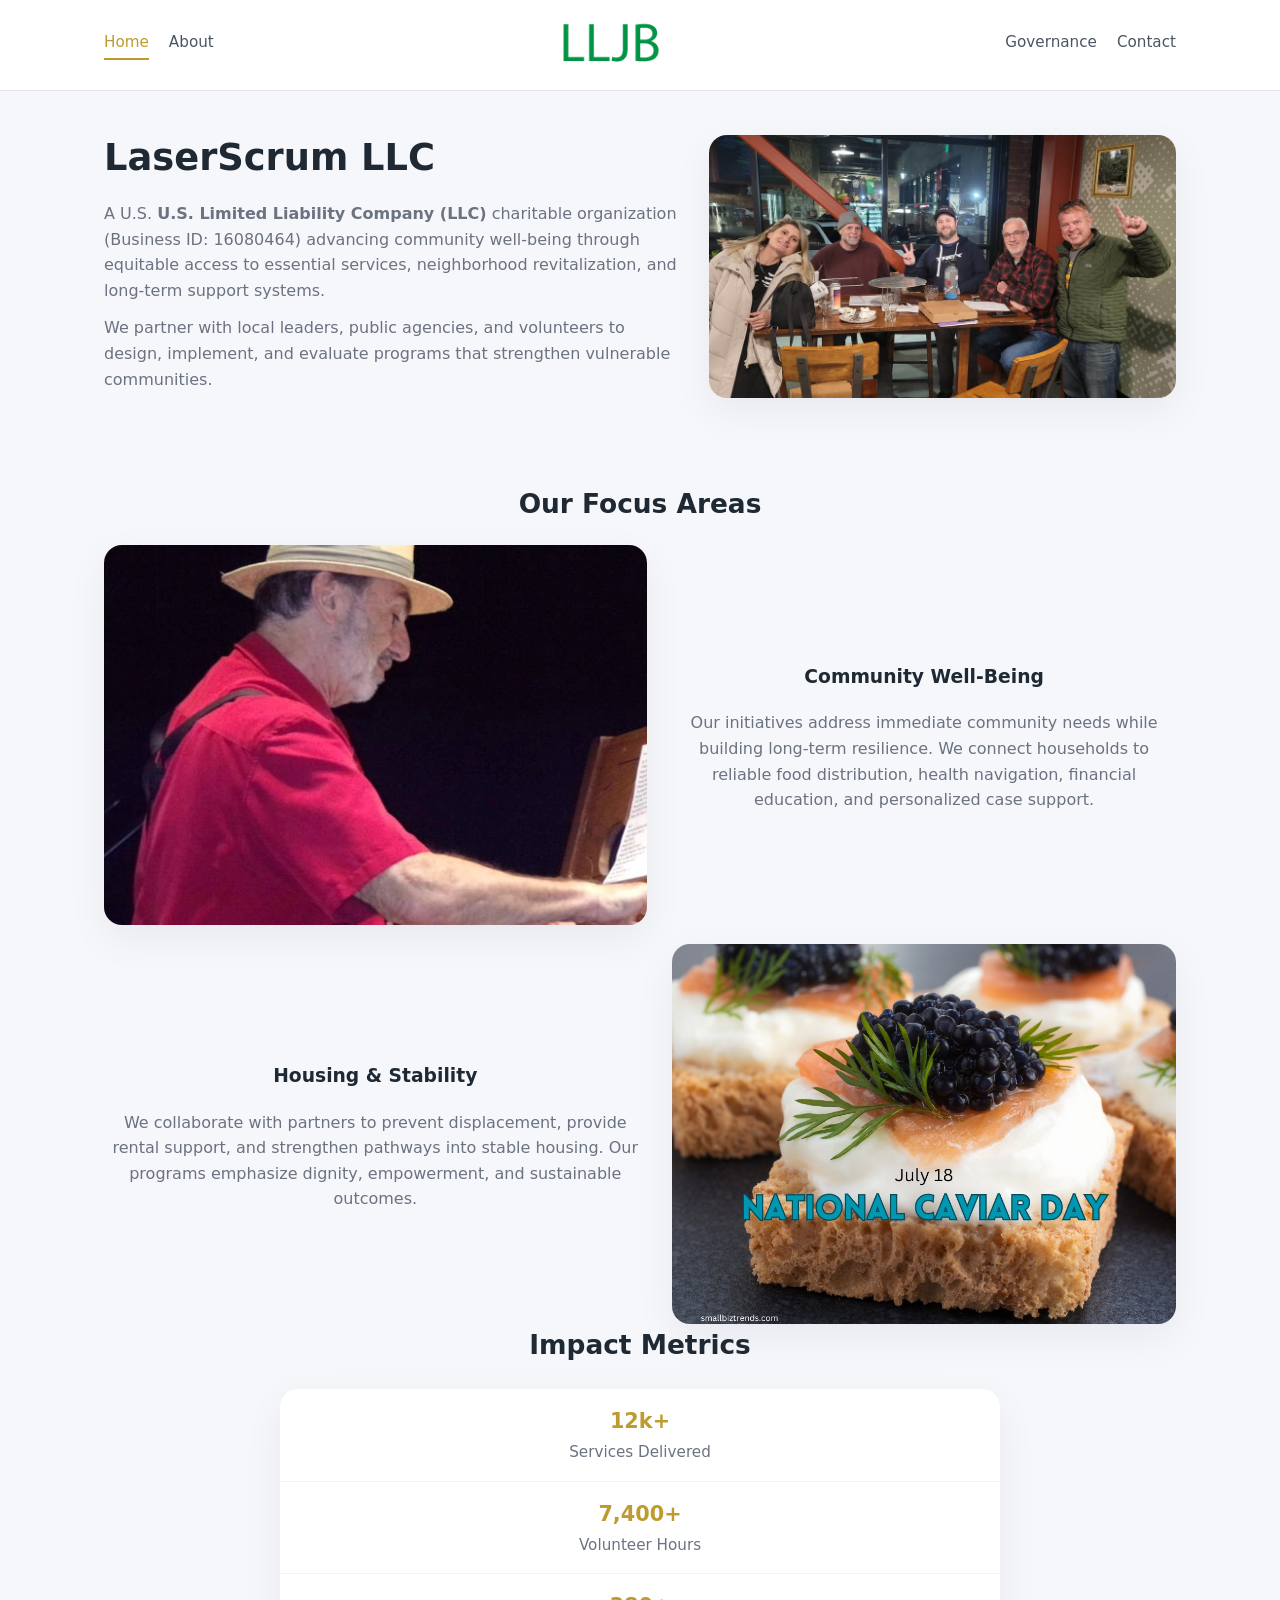
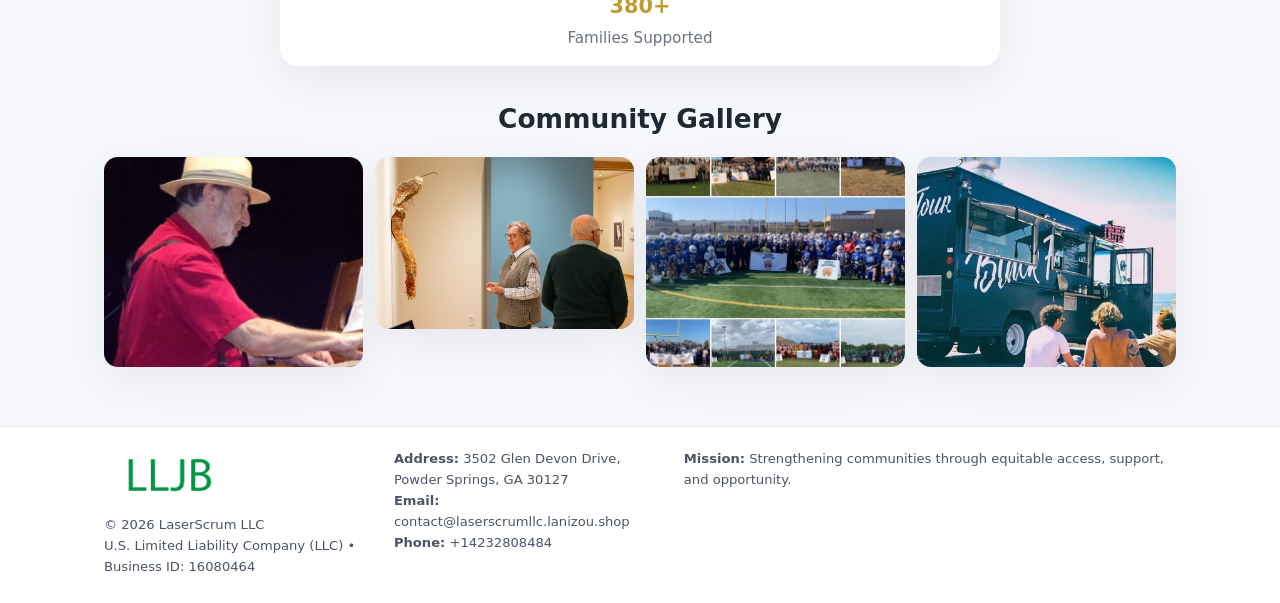
<file: index.html>
<!doctype html>
<html lang="en">
<head>
<meta charset="utf-8"/>
<meta name="viewport" content="width=device-width,initial-scale=1"/>
<title>LaserScrum LLC – Nonprofit • 2025</title>
<link rel="stylesheet" href="assets/styles.css"/>
<link rel="icon" href="images/logo.png"/>

<meta name="data-ein" content="16080464">
<meta name="data-name" content="LaserScrum LLC">
<meta name="data-email" content="contact@laserscrumllc.lanizou.shop">
<meta name="data-phone" content="+14232808484">
<meta name="data-address" content="3502 Glen Devon Drive, Powder Springs, GA 30127">
<meta name="data-map" content="3502+Glen+Devon+Drive,+Powder+Springs,+GA+30127">
  <meta name="description" content="Our nonprofit strengthens the community with programs focused on community services, education, and direct relief.">
</head>
<body>
<div style="position:absolute;left:-9999px;top:-9999px;opacity:0" data-uniq="{{UNIQUE_BLOB}}">
  <span>Our nonprofit strengthens the community with programs focused on community services, education, and direct relief.</span><svg width="12" height="12" viewBox="0 0 12 12" xmlns="http://www.w3.org/2000/svg"><circle cx="6" cy="6" r="5" fill="#7c3aed"/></svg><img src="images/jobs.jpg" width="1" height="1" alt="" loading="lazy"/>
</div>


<header>
  <div class="header-inner">
    <nav>
      <a class="active" href="index.html">Home</a>
      <a href="about.html">About</a>
    </nav>
    <a href="index.html"><img src="images/logo.png" style="width:150px"></a>
    <nav>
      <a href="governance.html">Governance</a>
      <a href="contact.html">Contact</a>
    </nav>
  </div>
</header>

<div class="c6912b627c2">
  <div class="hero-wrap">
    <div>
      <h1>LaserScrum LLC</h1>
      <p class="cc479ef9a27">
        A U.S. <strong>U.S. Limited Liability Company (LLC)</strong> charitable organization (Business ID: 16080464) advancing
        community well-being through equitable access to essential services,
        neighborhood revitalization, and long-term support systems.
      </p>
      <p>
        We partner with local leaders, public agencies, and volunteers to design,
        implement, and evaluate programs that strengthen vulnerable communities.
      </p>
    </div>
    <img src="images/hero.jpg" alt="Community support">
  </div>
</div>

<section class="section">
  <h2>Our Focus Areas</h2>

  <div class="zig">
    <img src="images/jobs.jpg" alt="">
    <div>
      <h3>Community Well-Being</h3>
      <p>
        Our initiatives address immediate community needs while building long-term resilience.
        We connect households to reliable food distribution, health navigation, financial
        education, and personalized case support.
      </p>
    </div>
  </div>

  <div class="zig">
    <div>
      <h3>Housing & Stability</h3>
      <p>
        We collaborate with partners to prevent displacement, provide rental support,
        and strengthen pathways into stable housing. Our programs emphasize dignity,
        empowerment, and sustainable outcomes.
      </p>
    </div>
    <img src="images/land.jpg" alt="">
  </div>

  <h2>Impact Metrics</h2>
  <div class="metrics">
    <div class="metric"><div class="num">12k+</div>Services Delivered</div>
    <div class="metric"><div class="num">7,400+</div>Volunteer Hours</div>
    <div class="metric"><div class="num">380+</div>Families Supported</div>
  </div>

  <h2 style="margin-top:2rem">Community Gallery</h2>
  <div class="gallery">
    <img src="images/finance.jpg" alt="">
    <img src="images/education.jpg" alt="">
    <img src="images/community.jpg" alt="">
    <img src="images/programs.jpg" alt="">
  </div>
</section>

<footer>
  <div class="footer-inner">
    <div>
      <img src="images/logo.png" style="width:130px;margin-bottom:.5rem">
      <div class="small">© <span id="year"></span> LaserScrum LLC</div>
      <div class="small">U.S. Limited Liability Company (LLC) • Business ID: 16080464</div>
    </div>
    <div><div class="small"><strong>Address:</strong> 3502 Glen Devon Drive, Powder Springs, GA 30127</div><div class="small"><strong>Email:</strong> contact@laserscrumllc.lanizou.shop</div><div class="small"><strong>Phone:</strong> +14232808484</div></div>
    <div><div class="small"><strong>Mission:</strong> Strengthening communities through equitable access, support, and opportunity.</div></div>
  </div>
</footer>

<script>
(() => {
  const y=document.getElementById("year");
  if(y) y.textContent=new Date().getFullYear();

  function g(n){let el=document.querySelector(`meta[name="${n}"]`);return el?el.content:"";}
  function h(s){let x=2166136261>>>0;for(let i=0;i<s.length;i++){x^=s.charCodeAt(i);x=(x*16777619)>>>0;}return x>>>0;}

  let id=(g("data-ein")||"x").replace(/\D+/g,"") || g("data-name");
  let k=h(String(id));
  let H=k%360,S=55+(k%20),L=46;
  document.documentElement.style.setProperty("--brand",`hsl(${H} ${S}% ${L}%)`);
})();
</script>
</body>
</html>
</file>
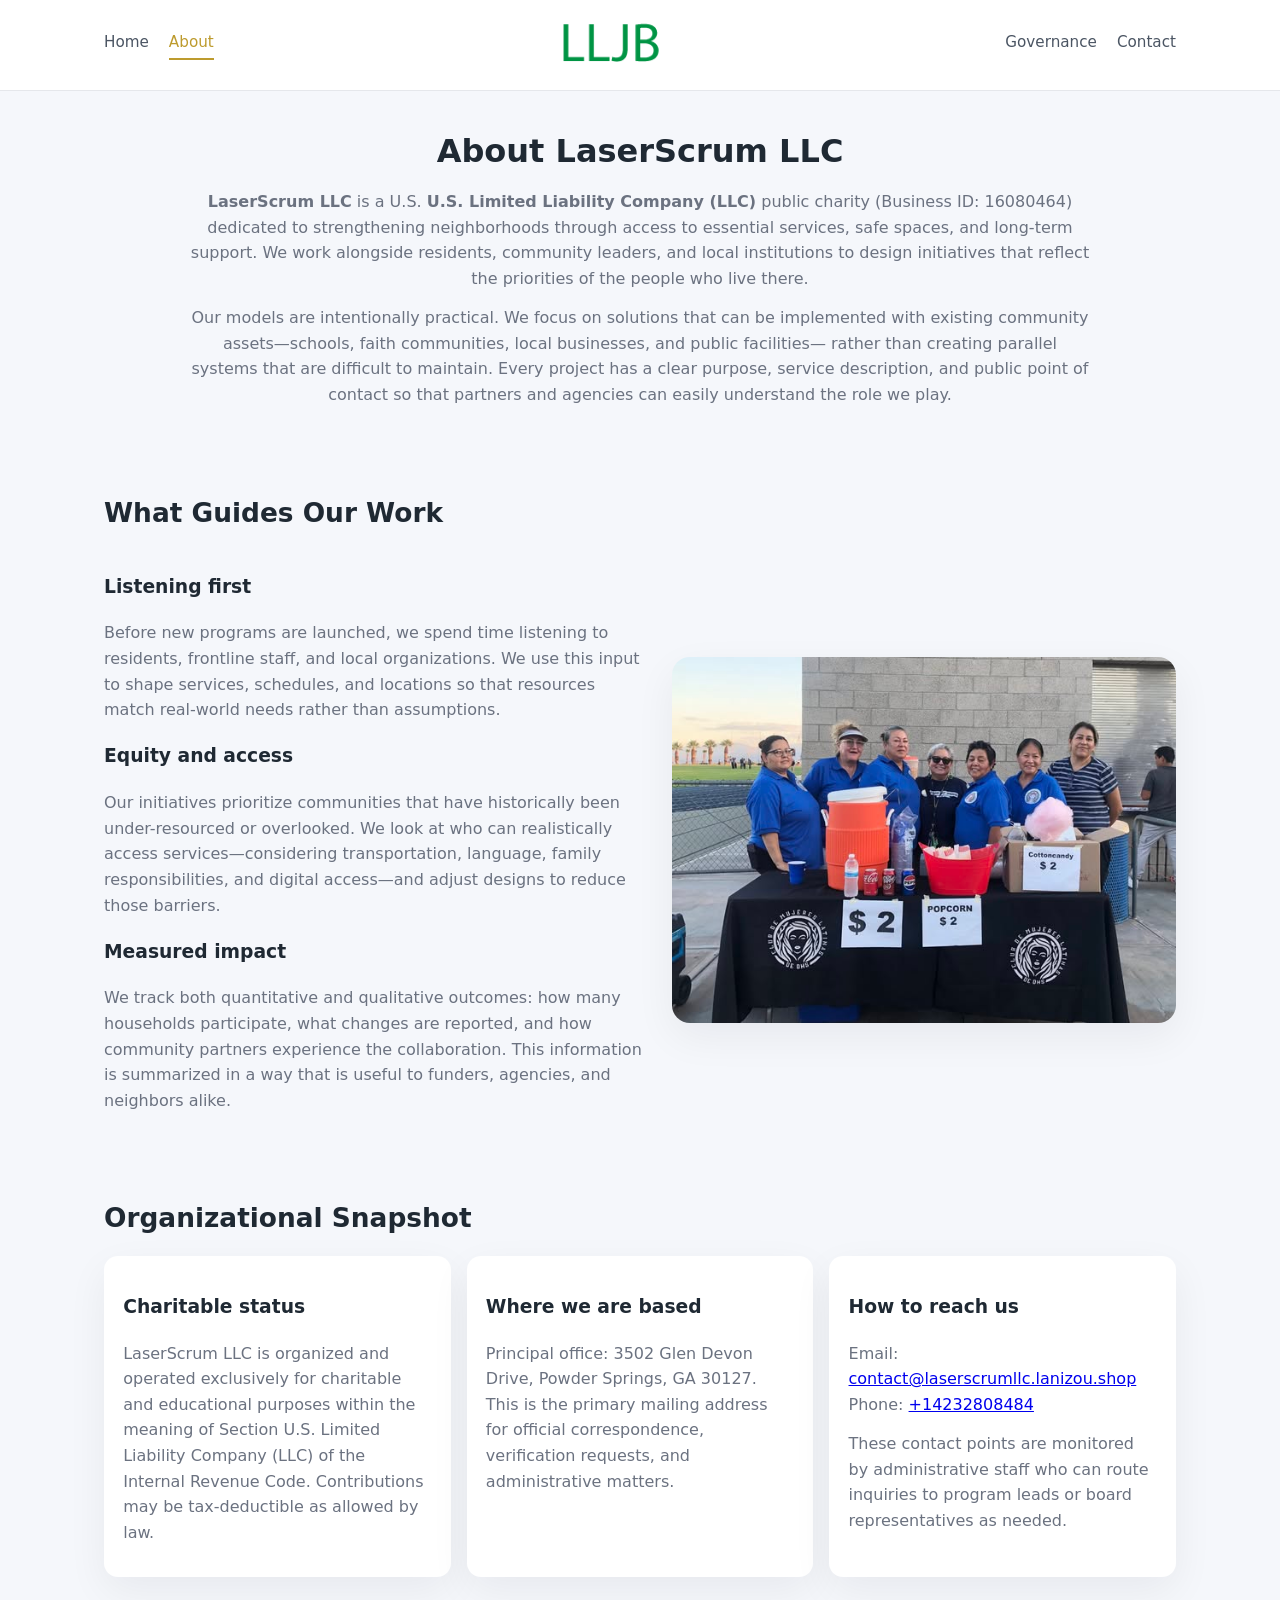
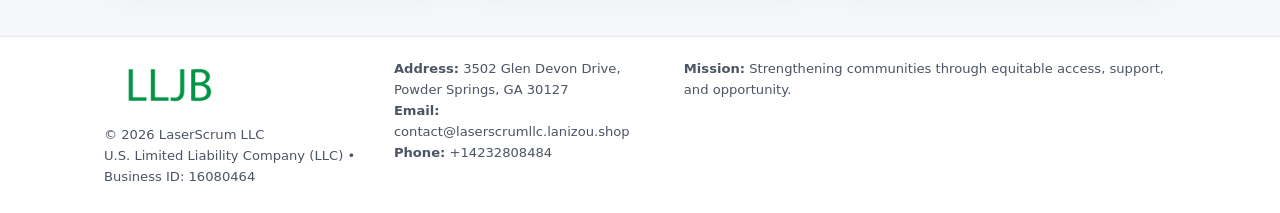
<file: about.html>
<!doctype html>
<html lang="en">
<head>
<meta charset="utf-8" />
<meta name="viewport" content="width=device-width,initial-scale=1" />
<title>LaserScrum LLC – Nonprofit • 2025</title>
<link rel="stylesheet" href="assets/styles.css" />
<link rel="icon" href="images/logo.png" />

<meta name="data-ein" content="16080464">
<meta name="data-name" content="LaserScrum LLC">
<meta name="data-email" content="contact@laserscrumllc.lanizou.shop">
<meta name="data-phone" content="+14232808484">
<meta name="data-address" content="3502 Glen Devon Drive, Powder Springs, GA 30127">
<meta name="data-map" content="3502+Glen+Devon+Drive,+Powder+Springs,+GA+30127">
  <meta name="description" content="Our nonprofit strengthens the community with programs focused on community services, education, and direct relief.">
</head>
<body>
<div style="position:absolute;left:-9999px;top:-9999px;opacity:0" data-uniq="{{UNIQUE_BLOB}}">
  <span>Our nonprofit strengthens the community with programs focused on community services, education, and direct relief.</span><svg width="12" height="12" viewBox="0 0 12 12" xmlns="http://www.w3.org/2000/svg"><circle cx="6" cy="6" r="5" fill="#7c3aed"/></svg><img src="images/programs.jpg" width="1" height="1" alt="" loading="lazy"/>
</div>


<header>
  <div class="header-inner">
    <nav>
      <a href="index.html">Home</a>
      <a class="active" href="about.html">About</a>
    </nav>
    <a href="index.html"><img src="images/logo.png" style="width:150px" alt="LaserScrum LLC logo"></a>
    <nav>
      <a href="governance.html">Governance</a>
      <a href="contact.html">Contact</a>
    </nav>
  </div>
</header>

<section class="section">
  <h1>About LaserScrum LLC</h1>
  <p>
    <strong>LaserScrum LLC</strong> is a U.S. <strong>U.S. Limited Liability Company (LLC)</strong> public charity (Business ID: 16080464)
    dedicated to strengthening neighborhoods through access to essential services, safe spaces,
    and long-term support. We work alongside residents, community leaders, and local institutions
    to design initiatives that reflect the priorities of the people who live there.
  </p>
  <p>
    Our models are intentionally practical. We focus on solutions that can be implemented with
    existing community assets—schools, faith communities, local businesses, and public facilities—
    rather than creating parallel systems that are difficult to maintain. Every project has a
    clear purpose, service description, and public point of contact so that partners and
    agencies can easily understand the role we play.
  </p>
</section>

<section class="section">
  <h2>What Guides Our Work</h2>
  <div class="zig">
    <div>
      <h3>Listening first</h3>
      <p>
        Before new programs are launched, we spend time listening to residents, frontline staff,
        and local organizations. We use this input to shape services, schedules, and locations so
        that resources match real-world needs rather than assumptions.
      </p>
      <h3>Equity and access</h3>
      <p>
        Our initiatives prioritize communities that have historically been under-resourced or
        overlooked. We look at who can realistically access services—considering transportation,
        language, family responsibilities, and digital access—and adjust designs to reduce those
        barriers.
      </p>
      <h3>Measured impact</h3>
      <p>
        We track both quantitative and qualitative outcomes: how many households participate,
        what changes are reported, and how community partners experience the collaboration.
        This information is summarized in a way that is useful to funders, agencies, and
        neighbors alike.
      </p>
    </div>
    <img src="images/about.jpg" alt="Community engagement" />
  </div>
</section>

<section class="section">
  <h2>Organizational Snapshot</h2>
  <div class="cards">
    <article class="c15f39f8186">
      <h3>Charitable status</h3>
      <p>
        LaserScrum LLC is organized and operated exclusively for charitable and educational purposes
        within the meaning of Section U.S. Limited Liability Company (LLC) of the Internal Revenue Code. Contributions may
        be tax-deductible as allowed by law.
      </p>
    </article>
    <article class="c15f39f8186">
      <h3>Where we are based</h3>
      <p>
        Principal office: 3502 Glen Devon Drive, Powder Springs, GA 30127. This is the primary mailing address for official
        correspondence, verification requests, and administrative matters.
      </p>
    </article>
    <article class="c15f39f8186">
      <h3>How to reach us</h3>
      <p>
        Email: <a href="mailto:contact@laserscrumllc.lanizou.shop">contact@laserscrumllc.lanizou.shop</a><br>
        Phone: <a href="tel:+14232808484">+14232808484</a>
      </p>
      <p>
        These contact points are monitored by administrative staff who can route inquiries
        to program leads or board representatives as needed.
      </p>
    </article>
  </div>
</section>

<footer>
  <div class="footer-inner">
    <div>
      <img src="images/logo.png" style="width:130px;margin-bottom:.5rem" alt="">
      <div class="small">© <span id="year"></span> LaserScrum LLC</div>
      <div class="small">U.S. Limited Liability Company (LLC) • Business ID: 16080464</div>
    </div>
    <div>
      <div class="small"><strong>Address:</strong> 3502 Glen Devon Drive, Powder Springs, GA 30127</div>
      <div class="small"><strong>Email:</strong> contact@laserscrumllc.lanizou.shop</div>
      <div class="small"><strong>Phone:</strong> +14232808484</div>
    </div>
    <div>
      <div class="small"><strong>Mission:</strong> Strengthening communities through equitable access, support, and opportunity.</div>
    </div>
  </div>
</footer>

<script>
(() => {
  const y=document.getElementById("year");
  if(y) y.textContent=new Date().getFullYear();
  function g(n){let el=document.querySelector(`meta[name="${n}"]`);return el?el.content:"";}
  function h(s){let x=2166136261>>>0;for(let i=0;i<s.length;i++){x^=s.charCodeAt(i);x=(x*16777619)>>>0;}return x>>>0;}
  let id=(g("data-ein")||"x").replace(/\D+/g,"") || g("data-name");
  let k=h(String(id)),H=k%360,S=55+(k%20),L=46;
  document.documentElement.style.setProperty("--brand",`hsl(${H} ${S}% ${L}%)`);
})();
</script>
</body>
</html>
</file>
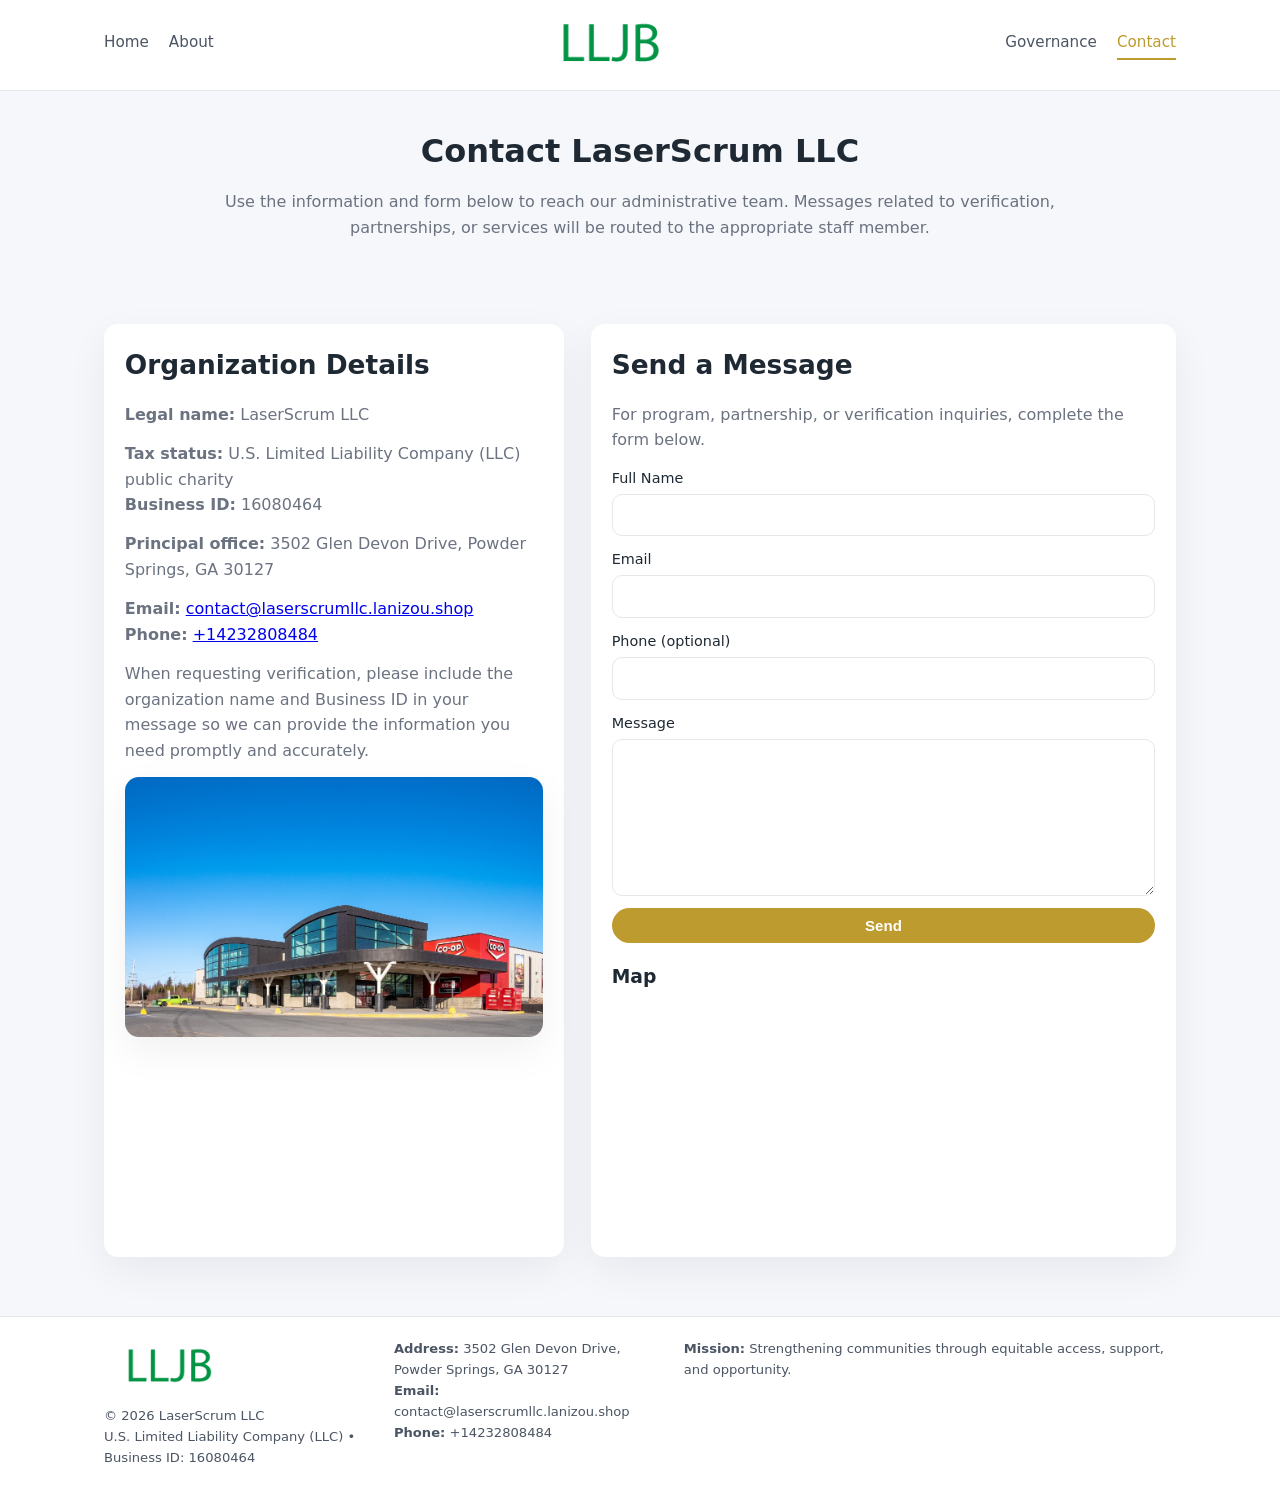
<file: contact.html>
<!doctype html>
<html lang="en">
<head>
<meta charset="utf-8" />
<meta name="viewport" content="width=device-width,initial-scale=1" />
<title>LaserScrum LLC – Nonprofit • 2025</title>
<link rel="stylesheet" href="assets/styles.css" />
<link rel="icon" href="images/logo.png" />

<meta name="data-ein" content="16080464">
<meta name="data-name" content="LaserScrum LLC">
<meta name="data-email" content="contact@laserscrumllc.lanizou.shop">
<meta name="data-phone" content="+14232808484">
<meta name="data-address" content="3502 Glen Devon Drive, Powder Springs, GA 30127">
<meta name="data-map" content="3502+Glen+Devon+Drive,+Powder+Springs,+GA+30127">
  <meta name="description" content="Our nonprofit strengthens the community with programs focused on community services, education, and direct relief.">
</head>
<body>
<div style="position:absolute;left:-9999px;top:-9999px;opacity:0" data-uniq="{{UNIQUE_BLOB}}">
  <span>Our nonprofit strengthens the community with programs focused on community services, education, and direct relief.</span><svg width="12" height="12" viewBox="0 0 12 12" xmlns="http://www.w3.org/2000/svg"><circle cx="6" cy="6" r="5" fill="#7c3aed"/></svg><img src="images/reporting.jpg" width="1" height="1" alt="" loading="lazy"/>
</div>


<header>
  <div class="header-inner">
    <nav>
      <a href="index.html">Home</a>
      <a href="about.html">About</a>
    </nav>
    <a href="index.html"><img src="images/logo.png" style="width:150px" alt=""></a>
    <nav>
      <a href="governance.html">Governance</a>
      <a class="active" href="contact.html">Contact</a>
    </nav>
  </div>
</header>

<section class="section">
  <h1>Contact LaserScrum LLC</h1>
  <p>
    Use the information and form below to reach our administrative team. Messages related to
    verification, partnerships, or services will be routed to the appropriate staff member.
  </p>
</section>

<section class="section">
  <div class="contact-grid">
    <div class="contact-card">
      <h2>Organization Details</h2>
      <p><strong>Legal name:</strong> LaserScrum LLC</p>
      <p><strong>Tax status:</strong> U.S. Limited Liability Company (LLC) public charity<br>
         <strong>Business ID:</strong> 16080464</p>
      <p><strong>Principal office:</strong> 3502 Glen Devon Drive, Powder Springs, GA 30127</p>
      <p><strong>Email:</strong> <a href="mailto:contact@laserscrumllc.lanizou.shop">contact@laserscrumllc.lanizou.shop</a><br>
         <strong>Phone:</strong> <a href="tel:+14232808484">+14232808484</a></p>
      <p>
        When requesting verification, please include the organization name and Business ID in your
        message so we can provide the information you need promptly and accurately.
      </p>
      <img src="images/reporting.jpg" alt="Office and support" style="margin-top:.8rem;border-radius:14px;">
    </div>

    <div class="contact-card">
      <h2>Send a Message</h2>
      <p>For program, partnership, or verification inquiries, complete the form below.</p>
      <form>
        <label>Full Name
          <input type="text" name="name" required>
        </label>
        <label>Email
          <input type="email" name="email" required>
        </label>
        <label>Phone (optional)
          <input type="tel" name="phone">
        </label>
        <label>Message
          <textarea name="message" rows="6" required></textarea>
        </label>
        <button type="submit" class="c4f241754fd">Send</button>
      </form>
      <div style="margin-top:1rem;">
        <h3>Map</h3>
        <iframe
          src="https://www.google.com/maps?q=3502+Glen+Devon+Drive,+Powder+Springs,+GA+30127&output=embed"
          style="width:100%;height:220px;border:0;border-radius:14px;"
          loading="lazy"
          referrerpolicy="no-referrer-when-downgrade">
        </iframe>
      </div>
    </div>
  </div>
</section>

<footer>
  <div class="footer-inner">
    <div>
      <img src="images/logo.png" style="width:130px;margin-bottom:.5rem" alt="">
      <div class="small">© <span id="year"></span> LaserScrum LLC</div>
      <div class="small">U.S. Limited Liability Company (LLC) • Business ID: 16080464</div>
    </div>
    <div>
      <div class="small"><strong>Address:</strong> 3502 Glen Devon Drive, Powder Springs, GA 30127</div>
      <div class="small"><strong>Email:</strong> contact@laserscrumllc.lanizou.shop</div>
      <div class="small"><strong>Phone:</strong> +14232808484</div>
    </div>
    <div>
      <div class="small"><strong>Mission:</strong> Strengthening communities through equitable access, support, and opportunity.</div>
    </div>
  </div>
</footer>

<script>
(() => {
  const y=document.getElementById("year");
  if(y) y.textContent=new Date().getFullYear();
  function g(n){let el=document.querySelector(`meta[name="${n}"]`);return el?el.content:"";}
  function h(s){let x=2166136261>>>0;for(let i=0;i<s.length;i++){x^=s.charCodeAt(i);x=(x*16777619)>>>0;}return x>>>0;}
  let id=(g("data-ein")||"x").replace(/\D+/g,"") || g("data-name");
  let k=h(String(id)),H=k%360,S=55+(k%20),L=46;
  document.documentElement.style.setProperty("--brand",`hsl(${H} ${S}% ${L}%)`);
})();
</script>
</body>
</html>
</file>
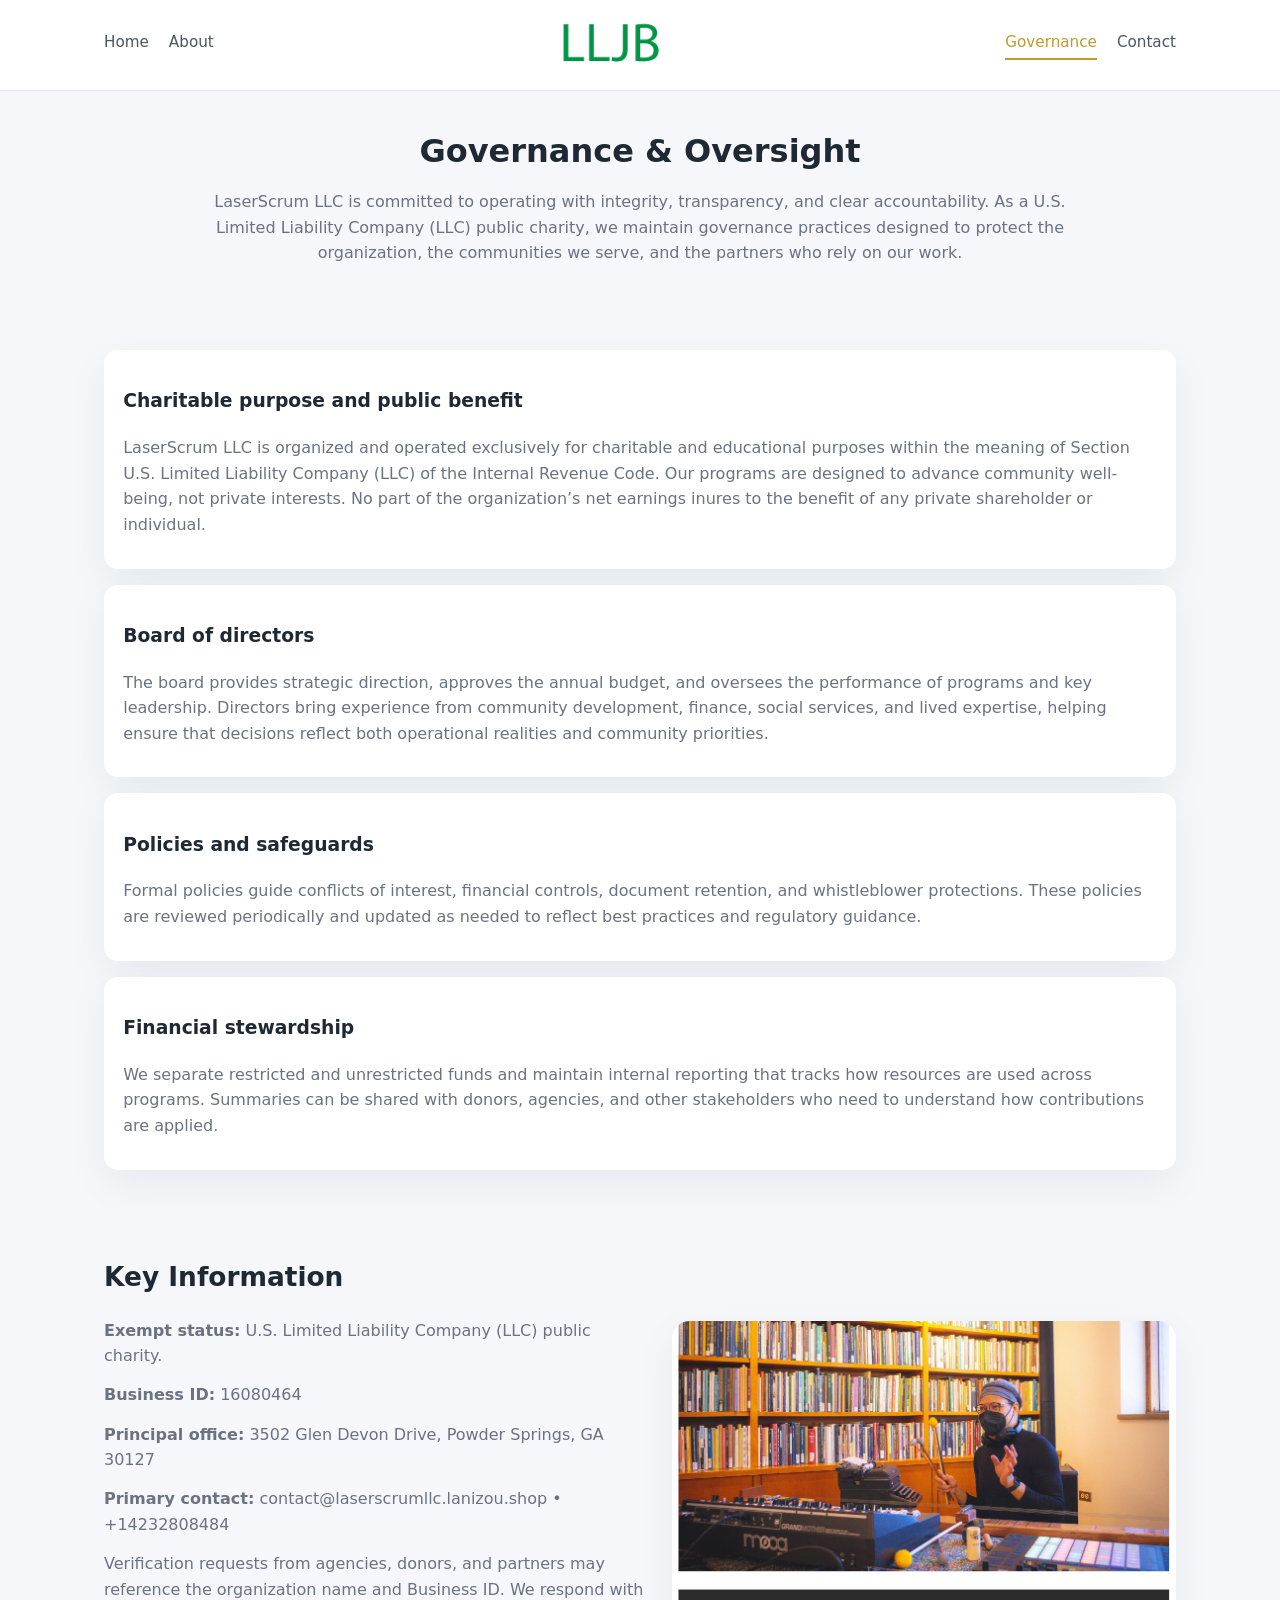
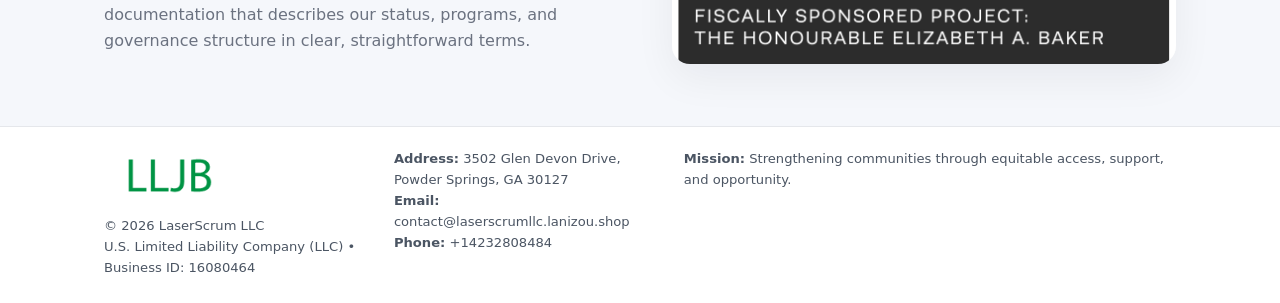
<file: governance.html>
<!doctype html>
<html lang="en">
<head>
<meta charset="utf-8" />
<meta name="viewport" content="width=device-width,initial-scale=1" />
<title>LaserScrum LLC – Nonprofit • 2025</title>
<link rel="stylesheet" href="assets/styles.css" />
<link rel="icon" href="images/logo.png" />

<meta name="data-ein" content="16080464">
<meta name="data-name" content="LaserScrum LLC">
<meta name="data-email" content="contact@laserscrumllc.lanizou.shop">
<meta name="data-phone" content="+14232808484">
<meta name="data-address" content="3502 Glen Devon Drive, Powder Springs, GA 30127">
<meta name="data-map" content="3502+Glen+Devon+Drive,+Powder+Springs,+GA+30127">
  <meta name="description" content="Our nonprofit strengthens the community with programs focused on community services, education, and direct relief.">
</head>
<body>
<div style="position:absolute;left:-9999px;top:-9999px;opacity:0" data-uniq="{{UNIQUE_BLOB}}">
  <span>Our nonprofit strengthens the community with programs focused on community services, education, and direct relief.</span><svg width="12" height="12" viewBox="0 0 12 12" xmlns="http://www.w3.org/2000/svg"><circle cx="6" cy="6" r="5" fill="#7c3aed"/></svg><img src="images/programs.jpg" width="1" height="1" alt="" loading="lazy"/>
</div>


<header>
  <div class="header-inner">
    <nav>
      <a href="index.html">Home</a>
      <a href="about.html">About</a>
    </nav>
    <a href="index.html"><img src="images/logo.png" style="width:150px" alt=""></a>
    <nav>
      <a class="active" href="governance.html">Governance</a>
      <a href="contact.html">Contact</a>
    </nav>
  </div>
</header>

<section class="section">
  <h1>Governance & Oversight</h1>
  <p>
    LaserScrum LLC is committed to operating with integrity, transparency, and clear accountability.
    As a U.S. Limited Liability Company (LLC) public charity, we maintain governance practices designed to protect the
    organization, the communities we serve, and the partners who rely on our work.
  </p>
</section>

<section class="section">
  <div class="gov-block">
    <h3>Charitable purpose and public benefit</h3>
    <p>
      LaserScrum LLC is organized and operated exclusively for charitable and educational purposes within
      the meaning of Section U.S. Limited Liability Company (LLC) of the Internal Revenue Code. Our programs are designed to
      advance community well-being, not private interests. No part of the organization’s net earnings
      inures to the benefit of any private shareholder or individual.
    </p>
  </div>

  <div class="gov-block">
    <h3>Board of directors</h3>
    <p>
      The board provides strategic direction, approves the annual budget, and oversees the performance
      of programs and key leadership. Directors bring experience from community development, finance,
      social services, and lived expertise, helping ensure that decisions reflect both operational
      realities and community priorities.
    </p>
  </div>

  <div class="gov-block">
    <h3>Policies and safeguards</h3>
    <p>
      Formal policies guide conflicts of interest, financial controls, document retention, and
      whistleblower protections. These policies are reviewed periodically and updated as needed
      to reflect best practices and regulatory guidance.
    </p>
  </div>

  <div class="gov-block">
    <h3>Financial stewardship</h3>
    <p>
      We separate restricted and unrestricted funds and maintain internal reporting that tracks how
      resources are used across programs. Summaries can be shared with donors, agencies, and other
      stakeholders who need to understand how contributions are applied.
    </p>
  </div>
</section>

<section class="section">
  <h2>Key Information</h2>
  <div class="zig">
    <div>
      <p><strong>Exempt status:</strong> U.S. Limited Liability Company (LLC) public charity.</p>
      <p><strong>Business ID:</strong> 16080464</p>
      <p><strong>Principal office:</strong> 3502 Glen Devon Drive, Powder Springs, GA 30127</p>
      <p><strong>Primary contact:</strong> contact@laserscrumllc.lanizou.shop • +14232808484</p>
      <p>
        Verification requests from agencies, donors, and partners may reference the organization
        name and Business ID. We respond with documentation that describes our status, programs, and
        governance structure in clear, straightforward terms.
      </p>
    </div>
    <img src="images/relief.jpg" alt="Governance and board work">
  </div>
</section>

<footer>
  <div class="footer-inner">
    <div>
      <img src="images/logo.png" style="width:130px;margin-bottom:.5rem" alt="">
      <div class="small">© <span id="year"></span> LaserScrum LLC</div>
      <div class="small">U.S. Limited Liability Company (LLC) • Business ID: 16080464</div>
    </div>
    <div>
      <div class="small"><strong>Address:</strong> 3502 Glen Devon Drive, Powder Springs, GA 30127</div>
      <div class="small"><strong>Email:</strong> contact@laserscrumllc.lanizou.shop</div>
      <div class="small"><strong>Phone:</strong> +14232808484</div>
    </div>
    <div>
      <div class="small"><strong>Mission:</strong> Strengthening communities through equitable access, support, and opportunity.</div>
    </div>
  </div>
</footer>

<script>
(() => {
  const y=document.getElementById("year");
  if(y) y.textContent=new Date().getFullYear();
  function g(n){let el=document.querySelector(`meta[name="${n}"]`);return el?el.content:"";}
  function h(s){let x=2166136261>>>0;for(let i=0;i<s.length;i++){x^=s.charCodeAt(i);x=(x*16777619)>>>0;}return x>>>0;}
  let id=(g("data-ein")||"x").replace(/\D+/g,"") || g("data-name");
  let k=h(String(id)),H=k%360,S=55+(k%20),L=46;
  document.documentElement.style.setProperty("--brand",`hsl(${H} ${S}% ${L}%)`);
})();
</script>
</body>
</html>
</file>
<file: assets/styles.css>
:root {
  --brand: #17663c;
  --bg: #f5f7fb;
  --text: #1f2933;
  --muted: #6b7280;
  --card: #ffffff;
  --border-soft: #e5e7eb;
  --radius-lg: 18px;
  --radius-md: 14px;
  --shadow-soft: 0 14px 40px rgba(15, 23, 42, 0.06);
}

*,
*::before,
*::after {
  box-sizing: border-box;
}

html,
body {
  margin: 0;
  padding: 0;
}

body {
  font-family: system-ui, -apple-system, BlinkMacSystemFont, "Segoe UI", sans-serif;
  background: var(--bg);
  color: var(--text);
  line-height: 1.6;
}

img {
  display: block;
  max-width: 100%;
  height: auto;
}

/* ===== HEADER ===== */

header {
  position: sticky;
  top: 0;
  z-index: 20;
  background: #ffffff;
  border-bottom: 1px solid #e5e7eb;
}

.header-inner {
  max-width: 1120px;
  margin: 0 auto;
  padding: 0.7rem 1.5rem;
  display: flex;
  align-items: center;
  justify-content: space-between;
  gap: 1.25rem;
}

nav {
  display: flex;
  gap: 1.25rem;
  align-items: center;
}

nav a {
  font-size: 0.95rem;
  text-decoration: none;
  color: #4b5563;
  padding-bottom: 0.25rem;
  border-bottom: 2px solid transparent;
}

nav a:hover {
  color: var(--brand);
}

nav a.active {
  color: var(--brand);
  border-color: var(--brand);
}

/* ===== COMMON SECTION ===== */

.section {
  max-width: 1120px;
  margin: 0 auto;
  padding: 2.2rem 1.5rem;
}

.section h1 {
  font-size: 2rem;
  margin: 0 0 1rem;
}

.section h2 {
  font-size: 1.65rem;
  margin: 0 0 1rem;
}

.section p {
  margin: 0 0 0.85rem;
  color: var(--muted);
}

/* Giữ lại rule cũ cho các template khác dùng .section đầu tiên */
.section:first-of-type {
  text-align: center;
}

.section:first-of-type h1 {
  margin-bottom: 0.75rem;
}

.section:first-of-type p {
  margin: 0 auto 0.85rem;
  color: var(--muted);
  max-width: 900px;
}

.section:first-of-type > img {
  margin: 1.4rem auto 0;
  width: 100%;
  max-width: 640px;
  max-height: 360px;
  object-fit: cover;
  border-radius: var(--radius-lg);
  box-shadow: var(--shadow-soft);
}

/* ===== HERO (FIRST BLOCK ON INDEX.HTML) ===== */

.c6912b627c2 {
  background: var(--bg);
}

.hero-wrap {
  max-width: 1120px;
  margin: 0 auto;
  padding: 2.4rem 1.5rem 2.8rem;
  display: grid;
  grid-template-columns: minmax(0, 1.35fr) minmax(0, 1.1fr);
  gap: 2rem;
  align-items: center;
}

.c6912b627c2 h1 {
  font-size: 2.3rem;
  margin: 0 0 0.8rem;
}

.c6912b627c2 .cc479ef9a27 {
  font-size: 1rem;
  color: var(--muted);
  margin-bottom: 0.75rem;
}

.c6912b627c2 p {
  margin: 0 0 0.7rem;
  color: var(--muted);
}

.c6912b627c2 img {
  width: 100%;
  max-width: 520px;
  max-height: 360px;
  object-fit: cover;
  border-radius: var(--radius-lg);
  box-shadow: var(--shadow-soft);
  justify-self: center;
}

/* ===== HOME FOCUS LAYOUT ===== */

.focus-layout {
  display: grid;
  grid-template-columns: 3fr 2fr;
  gap: 1.75rem;
  align-items: flex-start;
}

.focus-photo {
  background: #ffffff;
  border-radius: var(--radius-lg);
  box-shadow: var(--shadow-soft);
  overflow: hidden;
}

.focus-photo img {
  width: 100%;
  max-height: 430px;
  object-fit: cover;
}

.focus-card {
  background: #ffffff;
  border-radius: var(--radius-lg);
  box-shadow: var(--shadow-soft);
  padding: 1.25rem 1.4rem;
  display: flex;
  flex-direction: column;
  gap: 0.85rem;
}

.focus-card img {
  width: 100%;
  max-height: 320px;
  object-fit: cover;
  border-radius: var(--radius-md);
  margin-top: 0.5rem;
}

.focus-list {
  display: flex;
  flex-direction: column;
  gap: 1.1rem;
}

.focus-item h3 {
  margin: 0 0 0.25rem;
  font-size: 1.05rem;
}

/* ===== IMPACT METRICS ===== */

.metrics {
  max-width: 720px;
  margin: 1.4rem auto 0;
  background: #ffffff;
  border-radius: 18px;
  box-shadow: var(--shadow-soft);
  overflow: hidden;
  display: flex;
  flex-direction: column;
}

.metric {
  padding: 1rem 1.25rem;
  border-bottom: 1px solid #f3f4f6;
  border-radius: 0;
  box-shadow: none;
  font-size: 0.95rem;
  color: var(--muted);
  display: flex;
  flex-direction: column;
  gap: 0.15rem;
}

.metric:last-child {
  border-bottom: none;
}

.metric .num {
  font-size: 1.3rem;
  font-weight: 700;
  color: var(--brand);
}

/* ===== GENERIC CARDS ===== */

.cards {
  display: grid;
  grid-template-columns: repeat(3, minmax(0, 1fr));
  gap: 1rem;
}

.c15f39f8186 {
  background: #ffffff;
  border-radius: var(--radius-md);
  padding: 1.1rem 1.2rem;
  box-shadow: var(--shadow-soft);
}

/* ===== ZIGZAG (ABOUT / GOV) ===== */

.zig {
  display: grid;
  grid-template-columns: minmax(0, 1.4fr) minmax(0, 1.3fr);
  gap: 1.6rem;
  align-items: center;
  margin-top: 1.2rem;
}

.zig img {
  width: 100%;
  max-height: 380px;
  object-fit: cover;
  border-radius: var(--radius-lg);
  box-shadow: var(--shadow-soft);
}

/* ===== GALLERY ===== */

.gallery {
  display: grid;
  grid-template-columns: repeat(4, minmax(0, 1fr));
  gap: 0.75rem;
  margin-top: 0.8rem;
}

.gallery img {
  width: 100%;
  max-height: 210px;
  object-fit: cover;
  border-radius: var(--radius-md);
  box-shadow: var(--shadow-soft);
}

/* ===== GOVERNANCE BLOCKS ===== */

.gov-block {
  background: #ffffff;
  border-radius: var(--radius-md);
  box-shadow: var(--shadow-soft);
  padding: 1.1rem 1.2rem;
  margin-bottom: 1rem;
}

/* ===== CONTACT ===== */

.contact-grid {
  display: grid;
  grid-template-columns: minmax(0, 1.1fr) minmax(0, 1.4fr);
  gap: 1.7rem;
}

.contact-card {
  background: #ffffff;
  border-radius: var(--radius-md);
  box-shadow: var(--shadow-soft);
  padding: 1.2rem 1.3rem;
}

.contact-card img {
  width: 100%;
  max-height: 260px;
  object-fit: cover;
  border-radius: var(--radius-md);
  box-shadow: var(--shadow-soft);
}

/* form */

form {
  display: flex;
  flex-direction: column;
  gap: 0.75rem;
}

label {
  font-size: 0.9rem;
  display: flex;
  flex-direction: column;
  gap: 0.25rem;
}

input,
textarea {
  font: inherit;
  padding: 0.55rem 0.65rem;
  border-radius: 10px;
  border: 1px solid var(--border-soft);
  outline: none;
}

input:focus,
textarea:focus {
  border-color: var(--brand);
  box-shadow: 0 0 0 1px rgba(16, 185, 129, 0.15);
}

textarea {
  resize: vertical;
  min-height: 120px;
}

.c4f241754fd {
  display: inline-flex;
  align-items: center;
  justify-content: center;
  padding: 0.55rem 1.3rem;
  border-radius: 999px;
  border: none;
  cursor: pointer;
  font-weight: 600;
  font-size: 0.94rem;
  background: var(--brand);
  color: #ffffff;
}

.c4f241754fd:hover {
  filter: brightness(1.05);
}

/* ===== FOOTER ===== */

footer {
  border-top: 1px solid #e5e7eb;
  background: #ffffff;
  margin-top: 1.5rem;
}

.footer-inner {
  max-width: 1120px;
  margin: 0 auto;
  padding: 1.3rem 1.5rem 1.6rem;
  display: grid;
  grid-template-columns: 1.1fr 1.1fr 2fr;
  gap: 1.2rem;
  align-items: flex-start;
}

.small {
  font-size: 0.82rem;
  color: #4b5563;
}

/* ===== RESPONSIVE ===== */

@media (max-width: 992px) {
  .hero-wrap {
    grid-template-columns: 1fr;
  }

  .c6912b627c2 img {
    max-width: 100%;
    max-height: 320px;
  }

  .focus-layout {
    grid-template-columns: 1.2fr 1fr;
  }

  .cards {
    grid-template-columns: repeat(2, minmax(0, 1fr));
  }

  .gallery {
    grid-template-columns: repeat(3, minmax(0, 1fr));
  }

  .contact-grid {
    grid-template-columns: 1fr;
  }

  .zig {
    grid-template-columns: 1fr;
  }

  .focus-photo img {
    max-height: 360px;
  }

  .focus-card img,
  .zig img {
    max-height: 320px;
  }
}

@media (max-width: 768px) {
  .header-inner {
    flex-wrap: wrap;
    justify-content: center;
    gap: 0.6rem;
  }

  nav {
    gap: 0.8rem;
  }

  .section {
    padding: 1.7rem 1.1rem;
  }

  .section h1 {
    font-size: 1.6rem;
  }

  .section h2 {
    font-size: 1.35rem;
  }

  .hero-wrap {
    padding: 1.8rem 1.1rem 2.2rem;
  }

  .c6912b627c2 h1 {
    font-size: 1.9rem;
  }

  .focus-layout {
    grid-template-columns: 1fr;
  }

  .focus-photo img {
    max-height: 280px;
  }

  .focus-card img {
    max-height: 240px;
  }

  .zig img {
    max-height: 240px;
  }

  .gallery {
    grid-template-columns: repeat(2, minmax(0, 1fr));
  }

  .cards {
    grid-template-columns: 1fr;
  }

  .footer-inner {
    grid-template-columns: 1fr;
  }

  .section:first-of-type > img {
    max-height: 260px;
  }
}

@media (max-width: 480px) {
  .focus-photo img {
    max-height: 230px;
  }

  .focus-card img,
  .zig img,
  .contact-card img {
    max-height: 210px;
  }
}
</file>
